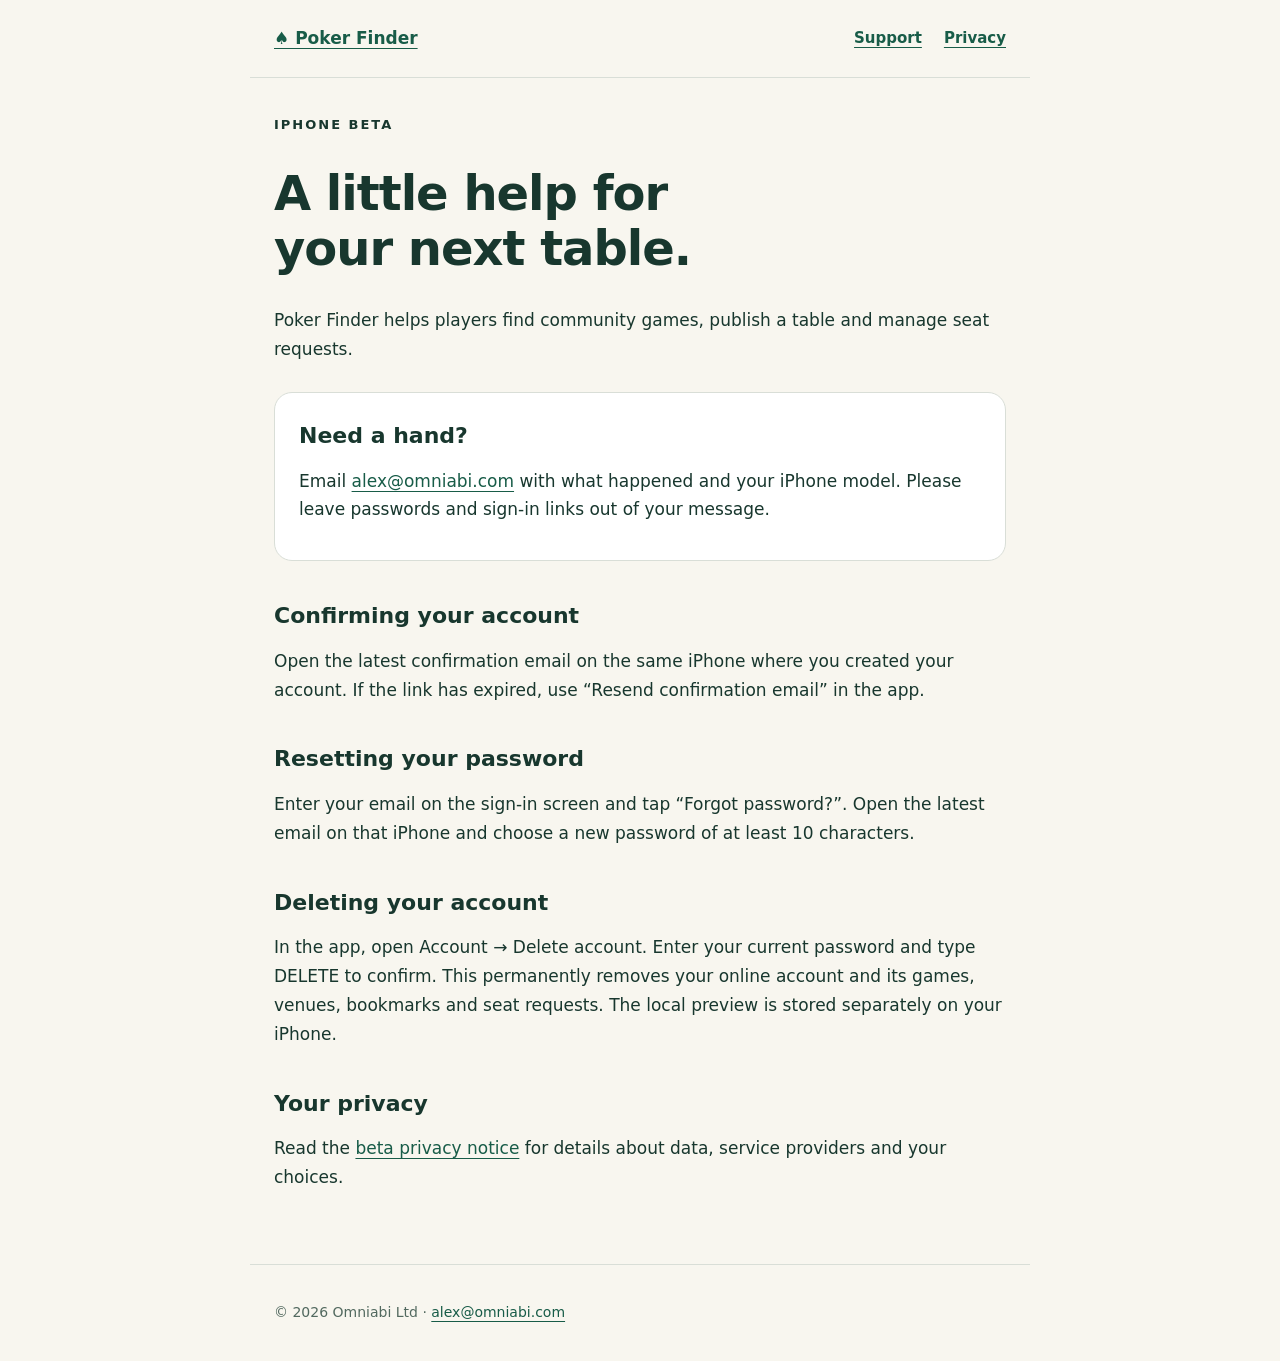
<file: index.html>
<!doctype html>
<html lang="en"><head><meta charset="utf-8"><meta name="viewport" content="width=device-width,initial-scale=1"><meta name="description" content="Poker Finder beta privacy and support information."><title>Beta support · Poker Finder</title><link rel="stylesheet" href="style.css"></head><body><header><a href="./">♠ Poker Finder</a><nav aria-label="Main navigation"><a href="./">Support</a><a href="privacy.html">Privacy</a></nav></header><main><p class="eyebrow">iPhone beta</p><h1>A little help for<br>your next table.</h1><p>Poker Finder helps players find community games, publish a table and manage seat requests.</p><div class="card"><h2 style="margin-top:0">Need a hand?</h2><p>Email <a href="mailto:alex@omniabi.com">alex@omniabi.com</a> with what happened and your iPhone model. Please leave passwords and sign-in links out of your message.</p></div><h2>Confirming your account</h2><p>Open the latest confirmation email on the same iPhone where you created your account. If the link has expired, use “Resend confirmation email” in the app.</p><h2>Resetting your password</h2><p>Enter your email on the sign-in screen and tap “Forgot password?”. Open the latest email on that iPhone and choose a new password of at least 10 characters.</p><h2>Deleting your account</h2><p>In the app, open Account → Delete account. Enter your current password and type DELETE to confirm. This permanently removes your online account and its games, venues, bookmarks and seat requests. The local preview is stored separately on your iPhone.</p><h2>Your privacy</h2><p>Read the <a href="privacy.html">beta privacy notice</a> for details about data, service providers and your choices.</p></main><footer><p>© 2026 Omniabi Ltd · <a href="mailto:alex@omniabi.com">alex@omniabi.com</a></p></footer></body></html>
</file>
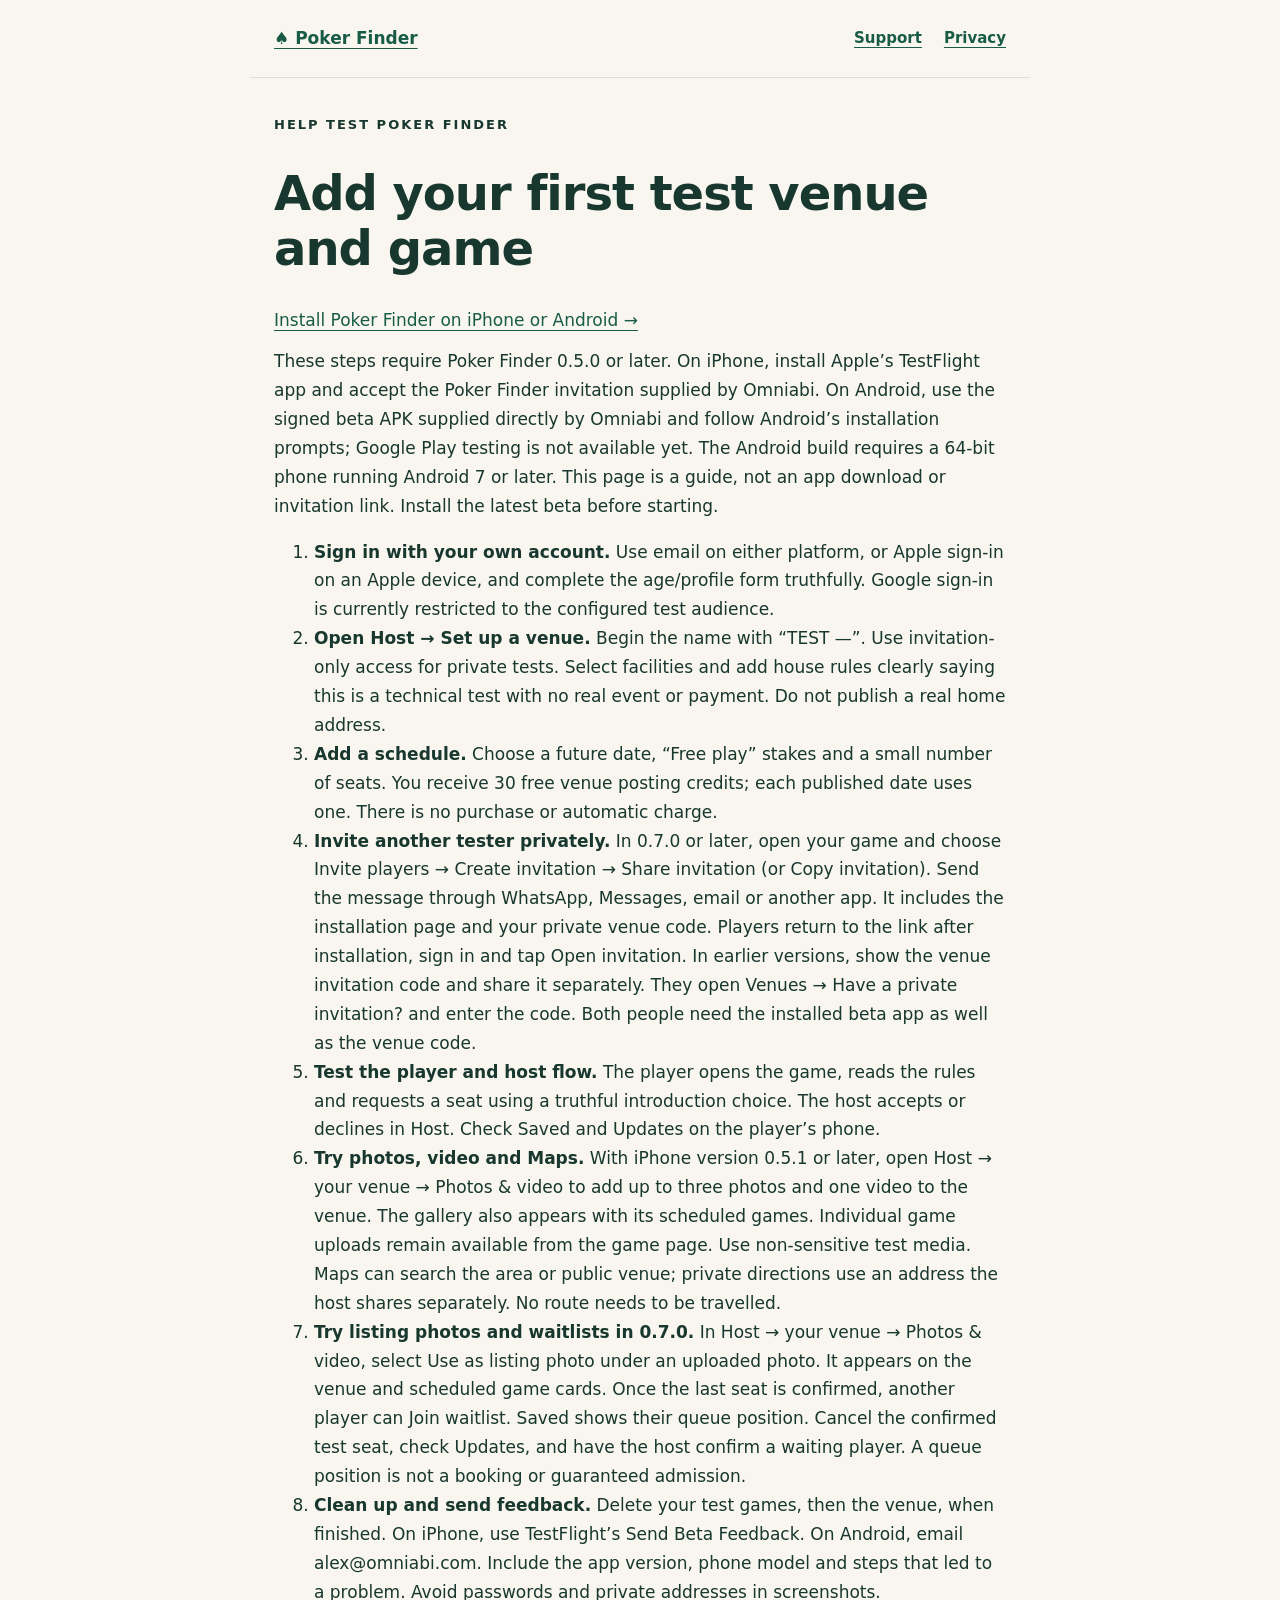
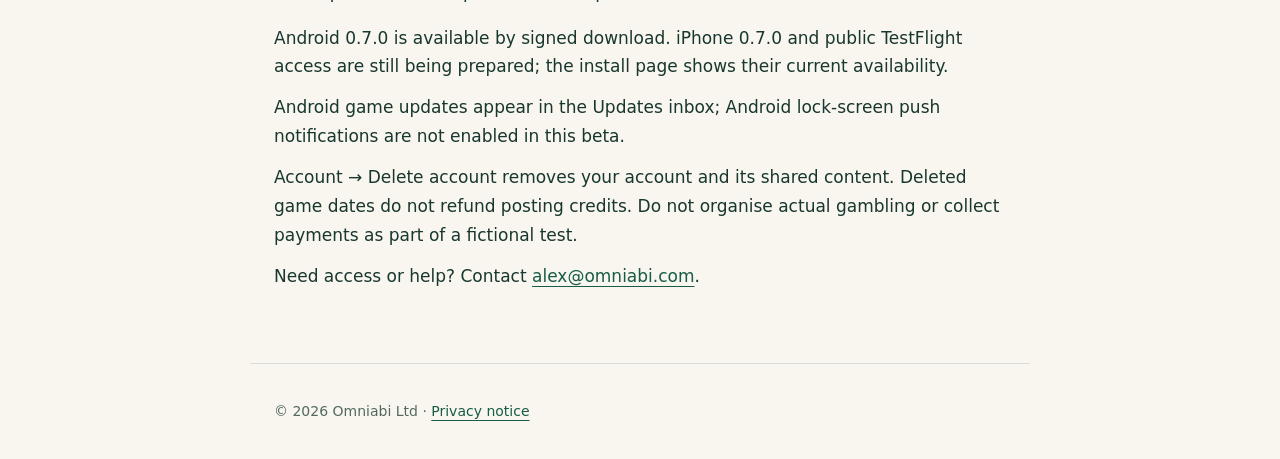
<file: beta.html>
<!doctype html>
<html lang="en"><head><meta charset="utf-8"><meta name="viewport" content="width=device-width,initial-scale=1"><title>Beta host guide · Poker Finder</title><link rel="stylesheet" href="style.css"></head><body><header><a href="./">♠ Poker Finder</a><nav aria-label="Main navigation"><a href="./">Support</a><a href="privacy.html">Privacy</a></nav></header><main><p class="eyebrow">Help test Poker Finder</p><h1>Add your first test venue and game</h1><p><a href="join.html">Install Poker Finder on iPhone or Android →</a></p><p>These steps require Poker Finder 0.5.0 or later. On iPhone, install Apple’s TestFlight app and accept the Poker Finder invitation supplied by Omniabi. On Android, use the signed beta APK supplied directly by Omniabi and follow Android’s installation prompts; Google Play testing is not available yet. The Android build requires a 64-bit phone running Android 7 or later. This page is a guide, not an app download or invitation link. Install the latest beta before starting.</p><ol><li><strong>Sign in with your own account.</strong> Use email on either platform, or Apple sign-in on an Apple device, and complete the age/profile form truthfully. Google sign-in is currently restricted to the configured test audience.</li><li><strong>Open Host → Set up a venue.</strong> Begin the name with “TEST —”. Use invitation-only access for private tests. Select facilities and add house rules clearly saying this is a technical test with no real event or payment. Do not publish a real home address.</li><li><strong>Add a schedule.</strong> Choose a future date, “Free play” stakes and a small number of seats. You receive 30 free venue posting credits; each published date uses one. There is no purchase or automatic charge.</li><li><strong>Invite another tester privately.</strong> In 0.7.0 or later, open your game and choose Invite players → Create invitation → Share invitation (or Copy invitation). Send the message through WhatsApp, Messages, email or another app. It includes the installation page and your private venue code. Players return to the link after installation, sign in and tap Open invitation. In earlier versions, show the venue invitation code and share it separately. They open Venues → Have a private invitation? and enter the code. Both people need the installed beta app as well as the venue code.</li><li><strong>Test the player and host flow.</strong> The player opens the game, reads the rules and requests a seat using a truthful introduction choice. The host accepts or declines in Host. Check Saved and Updates on the player’s phone.</li><li><strong>Try photos, video and Maps.</strong> With iPhone version 0.5.1 or later, open Host → your venue → Photos &amp; video to add up to three photos and one video to the venue. The gallery also appears with its scheduled games. Individual game uploads remain available from the game page. Use non-sensitive test media. Maps can search the area or public venue; private directions use an address the host shares separately. No route needs to be travelled.</li><li><strong>Try listing photos and waitlists in 0.7.0.</strong> In Host → your venue → Photos &amp; video, select Use as listing photo under an uploaded photo. It appears on the venue and scheduled game cards. Once the last seat is confirmed, another player can Join waitlist. Saved shows their queue position. Cancel the confirmed test seat, check Updates, and have the host confirm a waiting player. A queue position is not a booking or guaranteed admission.</li><li><strong>Clean up and send feedback.</strong> Delete your test games, then the venue, when finished. On iPhone, use TestFlight’s Send Beta Feedback. On Android, email alex@omniabi.com. Include the app version, phone model and steps that led to a problem. Avoid passwords and private addresses in screenshots.</li></ol><p>Android 0.7.0 is available by signed download. iPhone 0.7.0 and public TestFlight access are still being prepared; the install page shows their current availability.</p><p>Android game updates appear in the Updates inbox; Android lock-screen push notifications are not enabled in this beta.</p><p>Account → Delete account removes your account and its shared content. Deleted game dates do not refund posting credits. Do not organise actual gambling or collect payments as part of a fictional test.</p><p>Need access or help? Contact <a href="mailto:alex@omniabi.com">alex@omniabi.com</a>.</p></main><footer><p>© 2026 Omniabi Ltd · <a href="privacy.html">Privacy notice</a></p></footer></body></html>
</file>
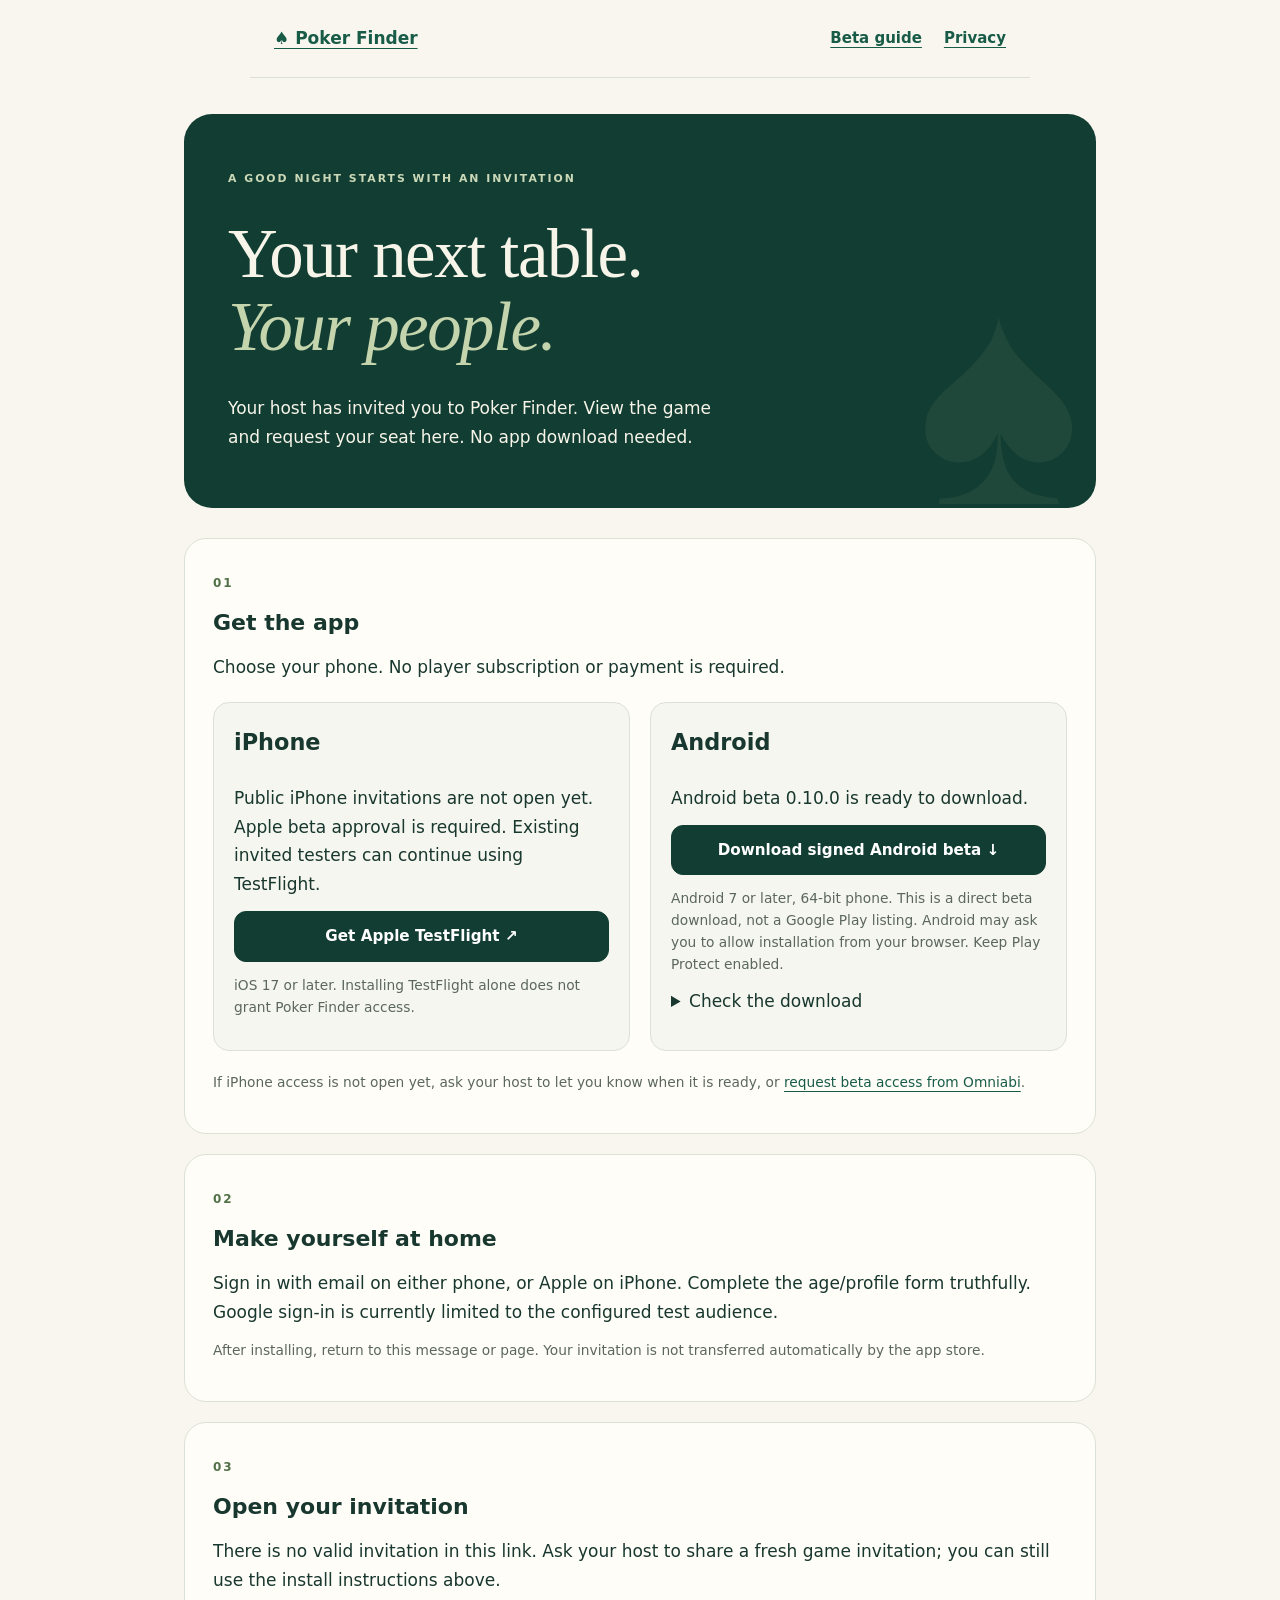
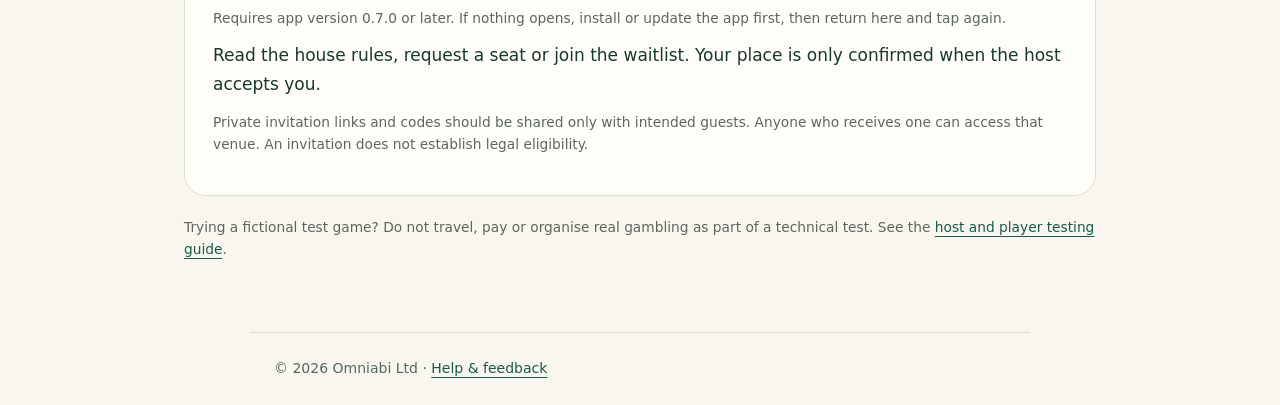
<file: join.html>
<!doctype html>
<html lang="en"><head><meta charset="utf-8"><meta name="viewport" content="width=device-width,initial-scale=1"><meta name="referrer" content="no-referrer"><title>Your seat starts here · Poker Finder</title><link rel="stylesheet" href="style.css"><link rel="stylesheet" href="join.css"><script type="module" src="join.js"></script><script type="module" src="seat-request.mjs"></script></head>
<body><header><a href="./">♠ Poker Finder</a><nav><a href="beta.html">Beta guide</a><a href="privacy.html">Privacy</a></nav></header>
<main class="join-main"><p id="confirmation-status" role="status" hidden></p><section class="join-hero"><p class="eyebrow">A GOOD NIGHT STARTS WITH AN INVITATION</p><h1>Your next table.<br><em>Your people.</em></h1><p>Your host has invited you to Poker Finder. View the game and request your seat here. No app download needed.</p><span class="hero-spade" aria-hidden="true">♠</span></section>
<section class="join-card" id="web-game" hidden><p class="eyebrow">YOUR INVITATION</p><h2 id="web-title">Your game invitation</h2><p id="web-details"></p><p id="web-status" role="status" aria-live="polite"></p>
<form id="web-auth"><fieldset><h3>Sign in to request a seat</h3><p>Use your Poker Finder account, or create one below. Apple-only accounts can continue in the app.</p><label>Email<input id="web-email" type="email" autocomplete="email" required maxlength="254"></label><label>Password<input id="web-password" type="password" autocomplete="current-password" required minlength="8"></label><button class="join-button" value="signin">Sign in</button><button class="join-button secondary" value="signup">Create account</button><p class="small">New accounts require email confirmation. <a href="privacy.html">How we use your data</a></p></fieldset></form>
<div id="web-account" hidden><p id="web-signed-in"></p><button id="web-signout" type="button" class="join-button secondary">Sign out</button></div>
<form id="web-profile" hidden><fieldset><h3>Your player profile</h3><label>Player name<input id="web-name" required maxlength="80" autocomplete="nickname"></label><label>Date of birth<input id="web-dob" type="date" required autocomplete="bday"></label><label>Country<select id="web-country"><option value="GB">United Kingdom</option><option value="IE">Ireland</option></select></label><label class="web-check"><input id="web-age" type="checkbox" required> I am 18 or older, these details are truthful, and I meet the legal age requirements where I live.</label><button class="join-button">Save player profile</button></fieldset></form>
<button id="web-open" type="button" class="join-button" hidden>Accept invitation &amp; view game</button>
<form id="web-request" hidden><fieldset><p id="web-request-status" role="status"></p><div id="web-rules-section" hidden><h3>Venue rules</h3><p id="web-rules" class="preserve-lines"></p><label>How were you introduced?<select id="web-referral"><option value="">Choose…</option><option value="host">Invited by the host</option><option value="friend">Referred by a friend</option><option value="club">Club / venue member</option><option id="web-discovery" value="discovery">Found a listed venue</option></select></label><label class="web-check"><input id="web-rules-accept" type="checkbox"> I have read the venue’s house rules and access conditions. I will give truthful information about how I was introduced, meet the applicable age and admission requirements, and follow lawful venue rules. A seat request is subject to the host’s confirmation. I will not attend or participate if I know the activity is unlawful.</label></div><button id="web-request-button" class="join-button">Request a seat</button><button id="web-refresh" type="button" class="join-button secondary">Refresh my request</button><button id="web-cancel" type="button" class="join-button secondary" hidden>Cancel my request…</button><div id="web-cancel-confirm" hidden><p>Cancel your request and release any confirmed seat?</p><button type="button" id="web-keep">Keep it</button><button type="button" id="web-cancel-yes">Cancel request</button></div></fieldset></form>
</section>
<section class="join-card"><span class="step">01</span><h2>Get the app</h2><p>Choose your phone. No player subscription or payment is required.</p><div class="platform-grid">
<article><h3>iPhone</h3><p id="ios-status">Checking TestFlight availability…</p><a class="join-button" href="https://testflight.apple.com/" target="_blank" rel="noopener noreferrer">Get Apple TestFlight ↗</a><a id="ios-link" class="join-button secondary" hidden target="_blank" rel="noopener noreferrer">Join the Poker Finder beta ↗</a><p class="small">iOS 17 or later. Installing TestFlight alone does not grant Poker Finder access.</p></article>
<article><h3>Android</h3><p id="android-status">Checking Android download…</p><a id="android-link" class="join-button" hidden rel="noreferrer">Download signed Android beta ↓</a><p class="small">Android 7 or later, 64-bit phone. This is a direct beta download, not a Google Play listing. Android may ask you to allow installation from your browser. Keep Play Protect enabled.</p><details id="android-details" hidden><summary>Check the download</summary><p class="small">Version <span id="android-version"></span> · published by Omniabi.<br>APK SHA-256:</p><code id="android-hash"></code></details></article>
</div><p class="small">If iPhone access is not open yet, ask your host to let you know when it is ready, or <a href="mailto:alex@omniabi.com?subject=Poker%20Finder%20beta%20access">request beta access from Omniabi</a>.</p></section>
<section class="join-card"><span class="step">02</span><h2>Make yourself at home</h2><p>Sign in with email on either phone, or Apple on iPhone. Complete the age/profile form truthfully. Google sign-in is currently limited to the configured test audience.</p><p class="small">After installing, return to this message or page. Your invitation is not transferred automatically by the app store.</p></section>
<section class="join-card" id="invitation"><span class="step">03</span><h2>Open your invitation</h2><p id="invite-status" role="status">Checking your host’s invitation…</p><a id="open-invite" class="join-button" hidden>Open invitation in Poker Finder →</a><p class="small">Requires app version 0.7.0 or later. If nothing opens, install or update the app first, then return here and tap again.</p><div id="manual-invite" hidden><p>Or paste this code into <strong>Venues → Have a private invitation?</strong></p><input id="venue-code" readonly aria-label="Private venue invitation code"><button id="copy-code" class="join-button secondary" type="button">Copy venue code</button><p id="copy-status" role="status"></p></div><p>Read the house rules, request a seat or join the waitlist. Your place is only confirmed when the host accepts you.</p><p class="small">Private invitation links and codes should be shared only with intended guests. Anyone who receives one can access that venue. An invitation does not establish legal eligibility.</p></section>
<p class="small">Trying a fictional test game? Do not travel, pay or organise real gambling as part of a technical test. See the <a href="beta.html">host and player testing guide</a>.</p></main><footer>© 2026 Omniabi Ltd · <a href="mailto:alex@omniabi.com">Help &amp; feedback</a></footer></body></html>
</file>
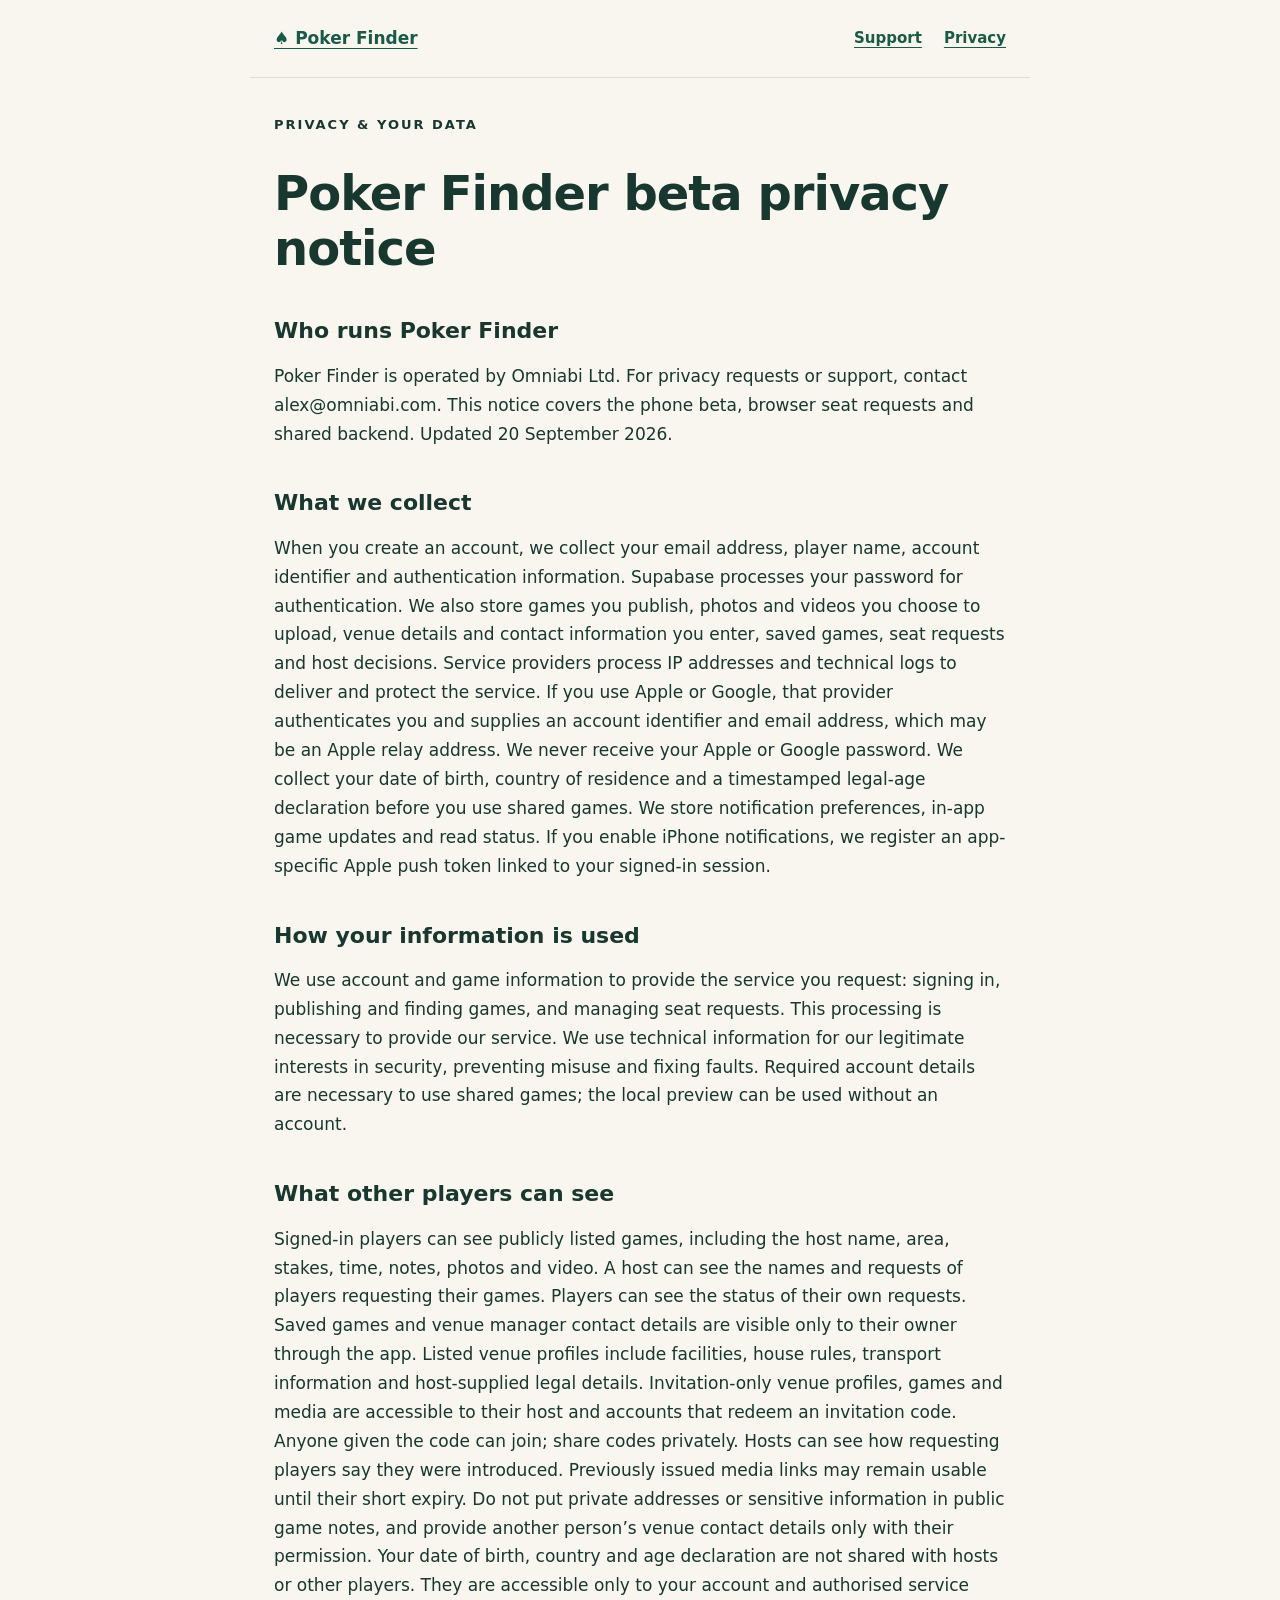
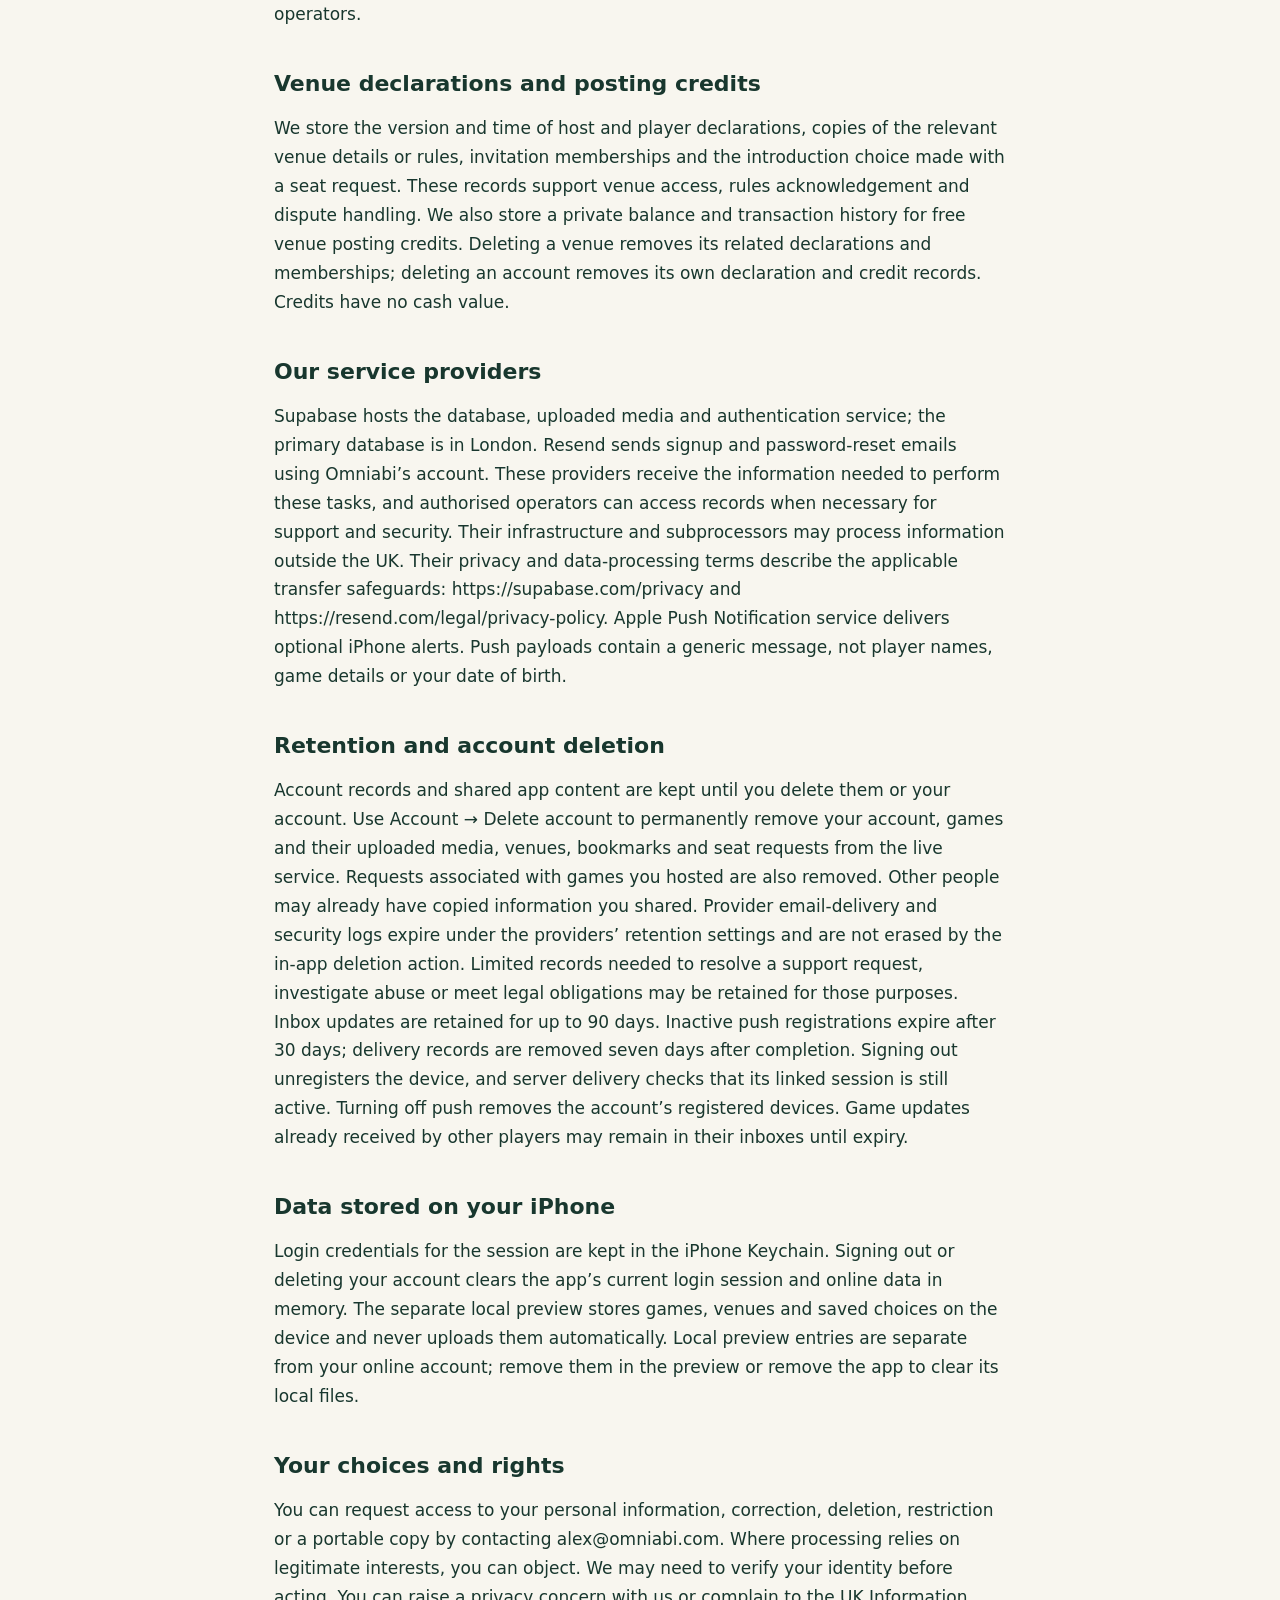
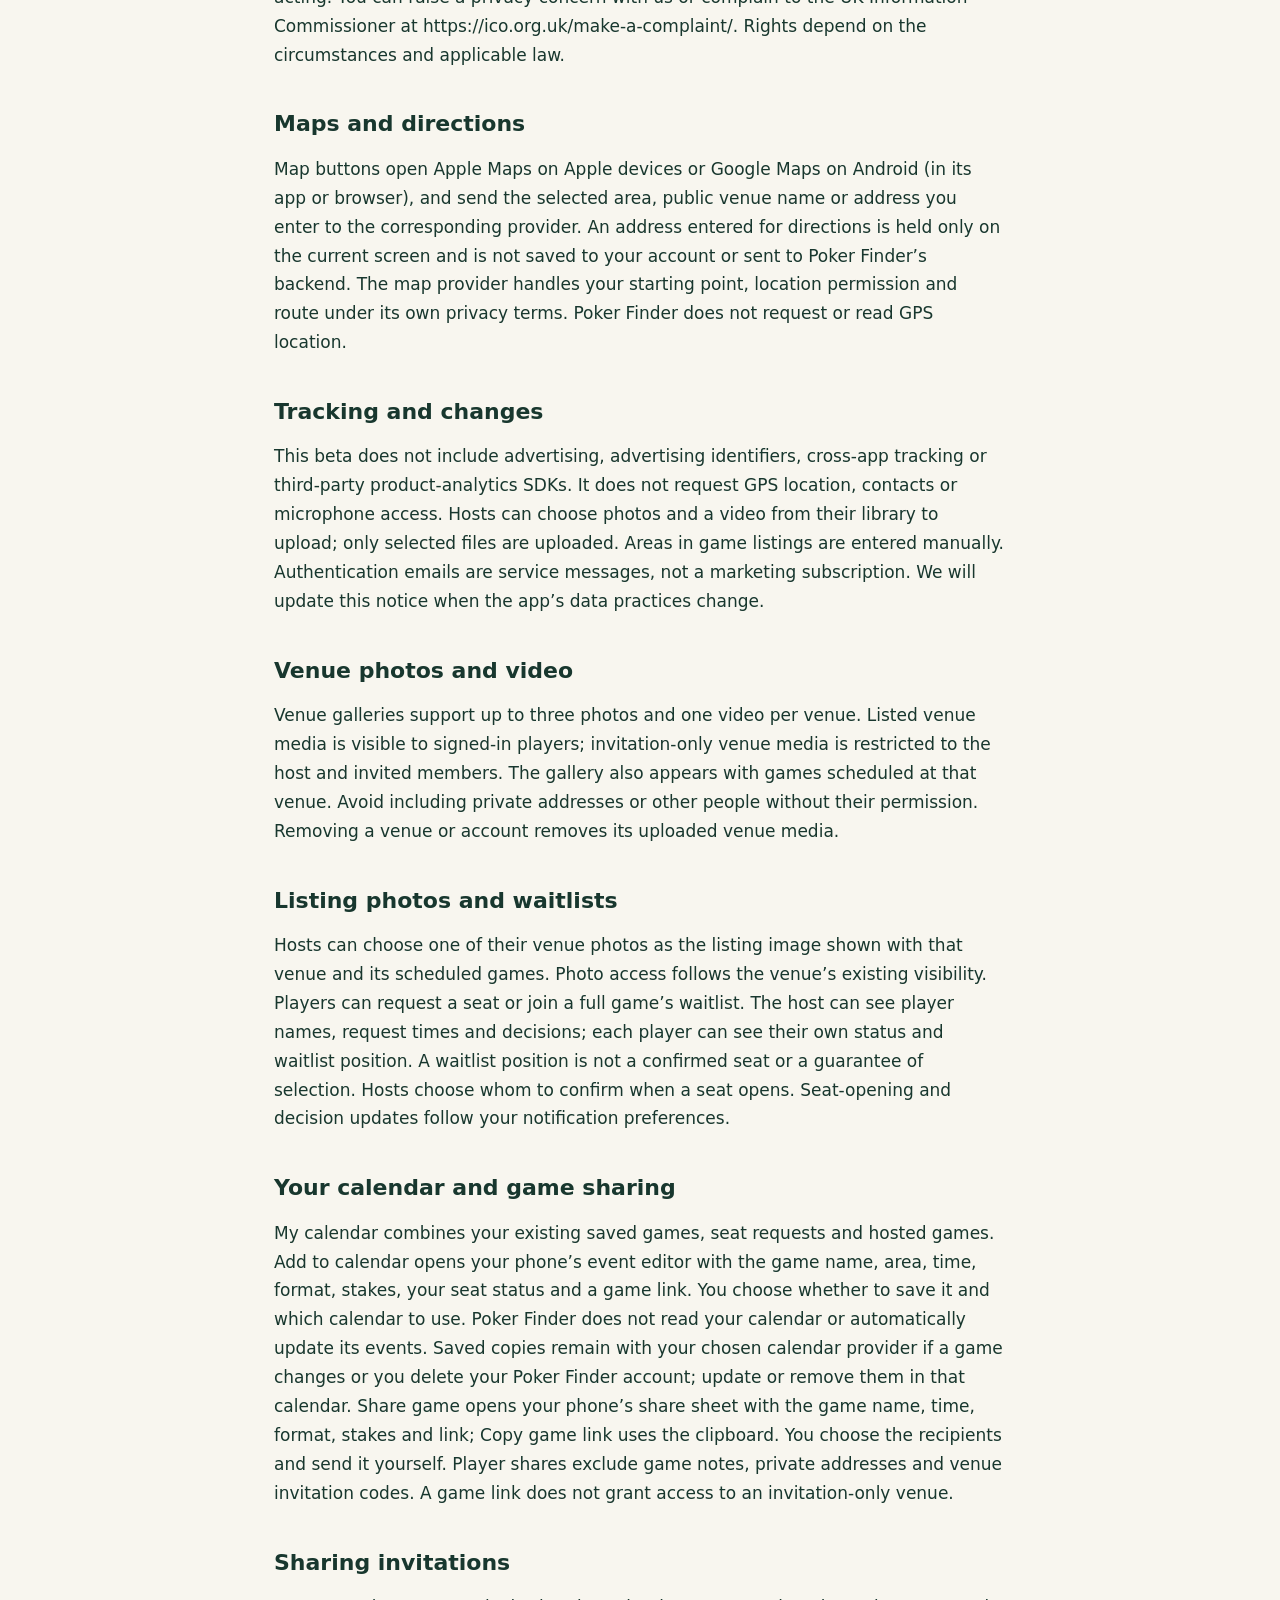
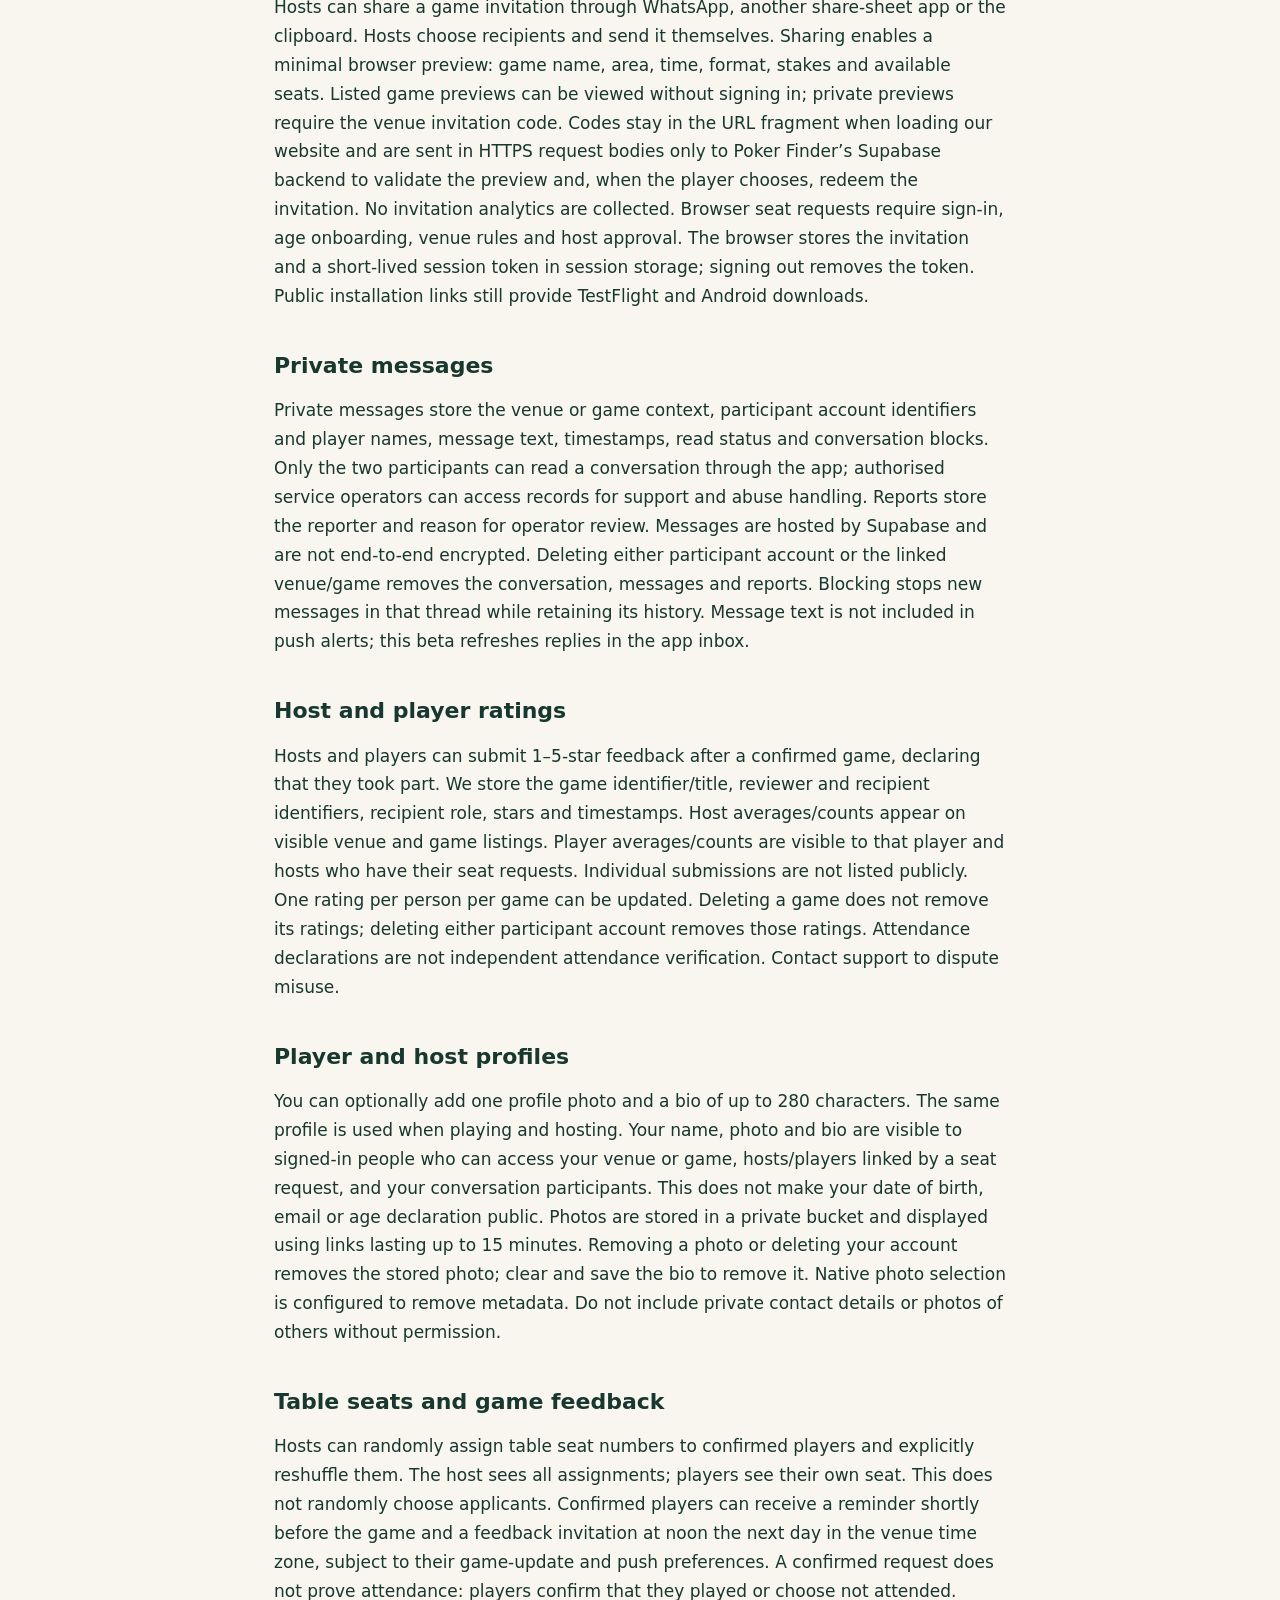
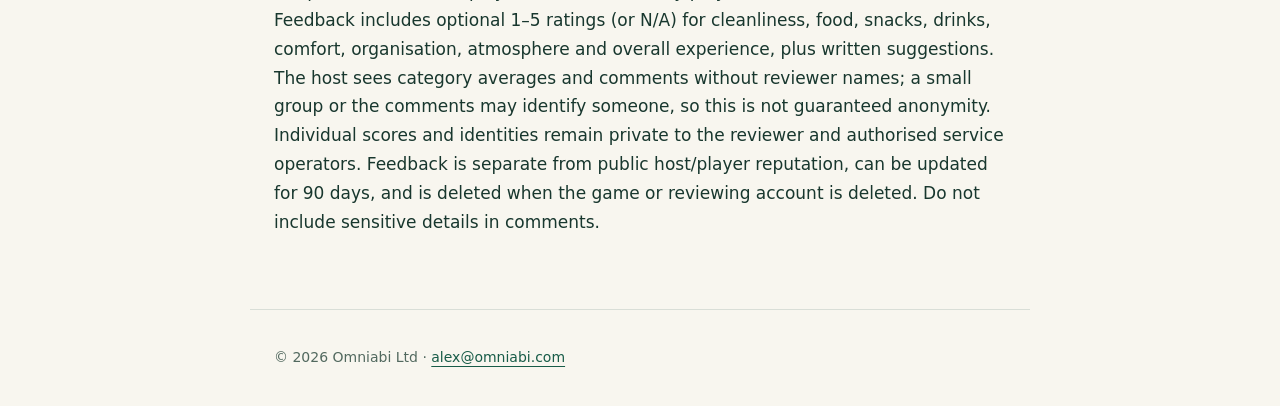
<file: privacy.html>
<!doctype html>
<html lang="en"><head><meta charset="utf-8"><meta name="viewport" content="width=device-width,initial-scale=1"><meta name="description" content="Poker Finder beta privacy and support information."><title>Privacy notice · Poker Finder</title><link rel="stylesheet" href="style.css"></head><body><header><a href="./">♠ Poker Finder</a><nav aria-label="Main navigation"><a href="./">Support</a><a href="privacy.html">Privacy</a></nav></header><main><p class="eyebrow">Privacy &amp; your data</p><h1>Poker Finder beta privacy notice</h1><h2>Who runs Poker Finder</h2><p>Poker Finder is operated by Omniabi Ltd. For privacy requests or support, contact alex@omniabi.com. This notice covers the phone beta, browser seat requests and shared backend. Updated 20 September 2026.</p><h2>What we collect</h2><p>When you create an account, we collect your email address, player name, account identifier and authentication information. Supabase processes your password for authentication. We also store games you publish, photos and videos you choose to upload, venue details and contact information you enter, saved games, seat requests and host decisions. Service providers process IP addresses and technical logs to deliver and protect the service. If you use Apple or Google, that provider authenticates you and supplies an account identifier and email address, which may be an Apple relay address. We never receive your Apple or Google password. We collect your date of birth, country of residence and a timestamped legal-age declaration before you use shared games. We store notification preferences, in-app game updates and read status. If you enable iPhone notifications, we register an app-specific Apple push token linked to your signed-in session.</p><h2>How your information is used</h2><p>We use account and game information to provide the service you request: signing in, publishing and finding games, and managing seat requests. This processing is necessary to provide our service. We use technical information for our legitimate interests in security, preventing misuse and fixing faults. Required account details are necessary to use shared games; the local preview can be used without an account.</p><h2>What other players can see</h2><p>Signed-in players can see publicly listed games, including the host name, area, stakes, time, notes, photos and video. A host can see the names and requests of players requesting their games. Players can see the status of their own requests. Saved games and venue manager contact details are visible only to their owner through the app. Listed venue profiles include facilities, house rules, transport information and host-supplied legal details. Invitation-only venue profiles, games and media are accessible to their host and accounts that redeem an invitation code. Anyone given the code can join; share codes privately. Hosts can see how requesting players say they were introduced. Previously issued media links may remain usable until their short expiry. Do not put private addresses or sensitive information in public game notes, and provide another person’s venue contact details only with their permission. Your date of birth, country and age declaration are not shared with hosts or other players. They are accessible only to your account and authorised service operators.</p><h2>Venue declarations and posting credits</h2><p>We store the version and time of host and player declarations, copies of the relevant venue details or rules, invitation memberships and the introduction choice made with a seat request. These records support venue access, rules acknowledgement and dispute handling. We also store a private balance and transaction history for free venue posting credits. Deleting a venue removes its related declarations and memberships; deleting an account removes its own declaration and credit records. Credits have no cash value.</p><h2>Our service providers</h2><p>Supabase hosts the database, uploaded media and authentication service; the primary database is in London. Resend sends signup and password-reset emails using Omniabi’s account. These providers receive the information needed to perform these tasks, and authorised operators can access records when necessary for support and security. Their infrastructure and subprocessors may process information outside the UK. Their privacy and data-processing terms describe the applicable transfer safeguards: https://supabase.com/privacy and https://resend.com/legal/privacy-policy. Apple Push Notification service delivers optional iPhone alerts. Push payloads contain a generic message, not player names, game details or your date of birth.</p><h2>Retention and account deletion</h2><p>Account records and shared app content are kept until you delete them or your account. Use Account → Delete account to permanently remove your account, games and their uploaded media, venues, bookmarks and seat requests from the live service. Requests associated with games you hosted are also removed. Other people may already have copied information you shared. Provider email-delivery and security logs expire under the providers’ retention settings and are not erased by the in-app deletion action. Limited records needed to resolve a support request, investigate abuse or meet legal obligations may be retained for those purposes. Inbox updates are retained for up to 90 days. Inactive push registrations expire after 30 days; delivery records are removed seven days after completion. Signing out unregisters the device, and server delivery checks that its linked session is still active. Turning off push removes the account’s registered devices. Game updates already received by other players may remain in their inboxes until expiry.</p><h2>Data stored on your iPhone</h2><p>Login credentials for the session are kept in the iPhone Keychain. Signing out or deleting your account clears the app’s current login session and online data in memory. The separate local preview stores games, venues and saved choices on the device and never uploads them automatically. Local preview entries are separate from your online account; remove them in the preview or remove the app to clear its local files.</p><h2>Your choices and rights</h2><p>You can request access to your personal information, correction, deletion, restriction or a portable copy by contacting alex@omniabi.com. Where processing relies on legitimate interests, you can object. We may need to verify your identity before acting. You can raise a privacy concern with us or complain to the UK Information Commissioner at https://ico.org.uk/make-a-complaint/. Rights depend on the circumstances and applicable law.</p><h2>Maps and directions</h2><p>Map buttons open Apple Maps on Apple devices or Google Maps on Android (in its app or browser), and send the selected area, public venue name or address you enter to the corresponding provider. An address entered for directions is held only on the current screen and is not saved to your account or sent to Poker Finder’s backend. The map provider handles your starting point, location permission and route under its own privacy terms. Poker Finder does not request or read GPS location.</p><h2>Tracking and changes</h2><p>This beta does not include advertising, advertising identifiers, cross-app tracking or third-party product-analytics SDKs. It does not request GPS location, contacts or microphone access. Hosts can choose photos and a video from their library to upload; only selected files are uploaded. Areas in game listings are entered manually. Authentication emails are service messages, not a marketing subscription. We will update this notice when the app’s data practices change.</p><h2>Venue photos and video</h2><p>Venue galleries support up to three photos and one video per venue. Listed venue media is visible to signed-in players; invitation-only venue media is restricted to the host and invited members. The gallery also appears with games scheduled at that venue. Avoid including private addresses or other people without their permission. Removing a venue or account removes its uploaded venue media.</p><h2>Listing photos and waitlists</h2><p>Hosts can choose one of their venue photos as the listing image shown with that venue and its scheduled games. Photo access follows the venue’s existing visibility. Players can request a seat or join a full game’s waitlist. The host can see player names, request times and decisions; each player can see their own status and waitlist position. A waitlist position is not a confirmed seat or a guarantee of selection. Hosts choose whom to confirm when a seat opens. Seat-opening and decision updates follow your notification preferences.</p><h2>Your calendar and game sharing</h2><p>My calendar combines your existing saved games, seat requests and hosted games. Add to calendar opens your phone’s event editor with the game name, area, time, format, stakes, your seat status and a game link. You choose whether to save it and which calendar to use. Poker Finder does not read your calendar or automatically update its events. Saved copies remain with your chosen calendar provider if a game changes or you delete your Poker Finder account; update or remove them in that calendar. Share game opens your phone’s share sheet with the game name, time, format, stakes and link; Copy game link uses the clipboard. You choose the recipients and send it yourself. Player shares exclude game notes, private addresses and venue invitation codes. A game link does not grant access to an invitation-only venue.</p><h2>Sharing invitations</h2><p>Hosts can share a game invitation through WhatsApp, another share-sheet app or the clipboard. Hosts choose recipients and send it themselves. Sharing enables a minimal browser preview: game name, area, time, format, stakes and available seats. Listed game previews can be viewed without signing in; private previews require the venue invitation code. Codes stay in the URL fragment when loading our website and are sent in HTTPS request bodies only to Poker Finder’s Supabase backend to validate the preview and, when the player chooses, redeem the invitation. No invitation analytics are collected. Browser seat requests require sign-in, age onboarding, venue rules and host approval. The browser stores the invitation and a short-lived session token in session storage; signing out removes the token. Public installation links still provide TestFlight and Android downloads.</p><h2>Private messages</h2><p>Private messages store the venue or game context, participant account identifiers and player names, message text, timestamps, read status and conversation blocks. Only the two participants can read a conversation through the app; authorised service operators can access records for support and abuse handling. Reports store the reporter and reason for operator review. Messages are hosted by Supabase and are not end-to-end encrypted. Deleting either participant account or the linked venue/game removes the conversation, messages and reports. Blocking stops new messages in that thread while retaining its history. Message text is not included in push alerts; this beta refreshes replies in the app inbox.</p><h2>Host and player ratings</h2><p>Hosts and players can submit 1–5-star feedback after a confirmed game, declaring that they took part. We store the game identifier/title, reviewer and recipient identifiers, recipient role, stars and timestamps. Host averages/counts appear on visible venue and game listings. Player averages/counts are visible to that player and hosts who have their seat requests. Individual submissions are not listed publicly. One rating per person per game can be updated. Deleting a game does not remove its ratings; deleting either participant account removes those ratings. Attendance declarations are not independent attendance verification. Contact support to dispute misuse.</p><h2>Player and host profiles</h2><p>You can optionally add one profile photo and a bio of up to 280 characters. The same profile is used when playing and hosting. Your name, photo and bio are visible to signed-in people who can access your venue or game, hosts/players linked by a seat request, and your conversation participants. This does not make your date of birth, email or age declaration public. Photos are stored in a private bucket and displayed using links lasting up to 15 minutes. Removing a photo or deleting your account removes the stored photo; clear and save the bio to remove it. Native photo selection is configured to remove metadata. Do not include private contact details or photos of others without permission.</p><h2>Table seats and game feedback</h2><p>Hosts can randomly assign table seat numbers to confirmed players and explicitly reshuffle them. The host sees all assignments; players see their own seat. This does not randomly choose applicants. Confirmed players can receive a reminder shortly before the game and a feedback invitation at noon the next day in the venue time zone, subject to their game-update and push preferences. A confirmed request does not prove attendance: players confirm that they played or choose not attended. Feedback includes optional 1–5 ratings (or N/A) for cleanliness, food, snacks, drinks, comfort, organisation, atmosphere and overall experience, plus written suggestions. The host sees category averages and comments without reviewer names; a small group or the comments may identify someone, so this is not guaranteed anonymity. Individual scores and identities remain private to the reviewer and authorised service operators. Feedback is separate from public host/player reputation, can be updated for 90 days, and is deleted when the game or reviewing account is deleted. Do not include sensitive details in comments.</p></main><footer><p>© 2026 Omniabi Ltd · <a href="mailto:alex@omniabi.com">alex@omniabi.com</a></p></footer></body></html>
</file>
<file: style.css>
*{box-sizing:border-box}body{margin:0;background:#f8f6ef;color:#18372e;font:17px/1.7 system-ui,-apple-system,sans-serif}header,main,footer{max-width:780px;margin:auto;padding:24px}header{display:flex;justify-content:space-between;align-items:center;border-bottom:1px solid #d9ded7;gap:20px}header a{font-weight:700}a{color:#185c48;text-underline-offset:4px}nav{display:flex;gap:22px;font-size:15px}h1{font-size:clamp(32px,6vw,48px);line-height:1.15;letter-spacing:-1px;margin:30px 0}h2{font-size:22px;margin:36px 0 10px}p{margin:12px 0}footer{font-size:14px;border-top:1px solid #d9ded7;margin-top:36px;color:#52695f}.eyebrow{font-size:13px;font-weight:700;letter-spacing:2px;text-transform:uppercase}.card{padding:24px;border:1px solid #d9ded7;border-radius:18px;margin:28px 0;background:white}:focus-visible{outline:3px solid #b9792a;outline-offset:4px}@media(max-width:480px){header{align-items:flex-start;flex-direction:column}main{padding-top:12px}}
</file>
<file: join.css>
.join-main{max-width:960px}.join-hero{position:relative;overflow:hidden;background:#123d32;color:#f7f4e9;border-radius:28px;padding:44px;margin:12px 0 30px}.join-hero .eyebrow{color:#cbd9b8;font-size:.68rem;letter-spacing:2px}.join-hero h1{font:clamp(2.6rem,7vw,4.3rem)/1.06 Georgia,serif;letter-spacing:-1.5px;position:relative;z-index:1}.join-hero em{color:#c4d4ad;font-weight:normal}.join-hero p{max-width:500px;position:relative;z-index:1}.hero-spade{position:absolute;right:15px;bottom:-70px;font:310px Georgia,serif;color:#d6e6bf10}.join-card{background:#fffdf8;border:1px solid #dbe1d5;border-radius:22px;padding:28px;margin:20px 0}.join-card h2{margin:8px 0 12px}.step{color:#537149;font-size:.75rem;font-weight:700;letter-spacing:2px}.platform-grid{display:grid;grid-template-columns:1fr 1fr;gap:20px;margin:20px 0}.platform-grid article{border:1px solid #dbe1d5;border-radius:16px;padding:20px;background:#f5f6ef}.platform-grid h3{font-size:1.4rem;margin-top:0}.join-button{display:block;text-align:center;padding:14px 18px;border:1px solid #123d32;border-radius:12px;background:#123d32;color:#fff!important;text-decoration:none;font:600 .95rem/1.35 system-ui;margin:12px 0;cursor:pointer}.join-button.secondary{background:transparent;color:#123d32!important}.join-button:focus-visible,input:focus-visible{outline:3px solid #81a75f;outline-offset:3px}.join-button:hover{filter:brightness(1.1)}.small{font-size:.86rem;line-height:1.6;color:#5b675d}code{display:block;overflow-wrap:anywhere;font-size:.7rem}#venue-code{box-sizing:border-box;width:100%;padding:14px;border:1px solid #c4cdbf;border-radius:10px;font: .87rem ui-monospace,monospace;background:#fff}#manual-invite{margin-top:24px} [hidden]{display:none!important}@media(max-width:650px){.platform-grid{grid-template-columns:1fr}.join-hero{padding:28px}.join-card{padding:22px}.join-main{padding-left:16px;padding-right:16px}}

#web-game fieldset{border:0;padding:0;min-width:0}#web-game label{display:block;font-weight:600;margin:16px 0}#web-game input:not([type=checkbox]),#web-game select{display:block;width:100%;box-sizing:border-box;padding:13px;margin-top:7px;border:1px solid #aabbac;border-radius:10px;font:inherit;background:white;color:#123d32}#web-game .web-check{font-size:.9rem;font-weight:400;line-height:1.6}#web-game button{width:100%}#web-status{font-weight:600}.preserve-lines{white-space:pre-line}#web-game fieldset:disabled{opacity:.65}
.join-card{overflow-wrap:anywhere}#web-game select{max-width:100%}
</file>
